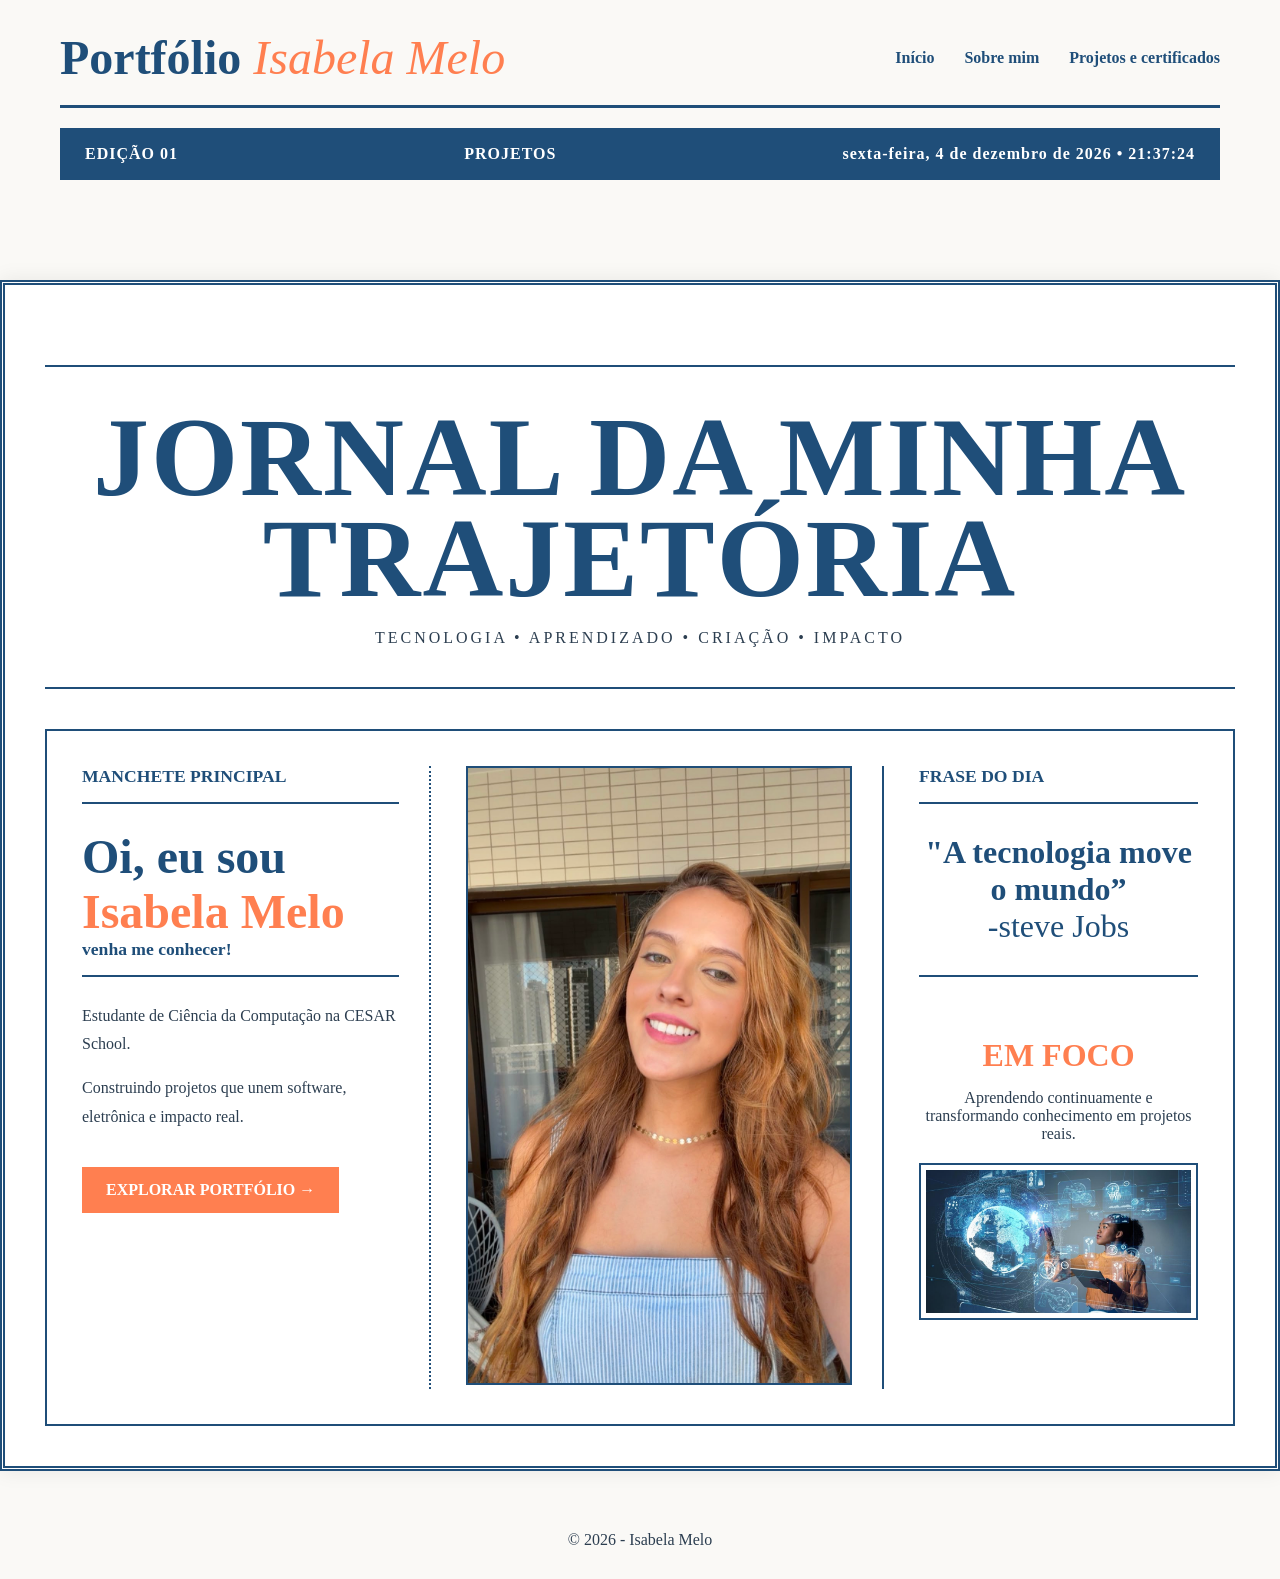
<file: index.html>
<!DOCTYPE html>
<html lang="pt-BR">

<head>
    <meta charset="UTF-8">
    <meta name="viewport" content="width=device-width, initial-scale=1.0">
    <title>Portfólio | Isabela Melo</title>

    <link rel="stylesheet" href="style.css">
</head>

<body>
<header>

    <div class="topo">

        <h1>
            Portfólio
            <span>Isabela Melo</span>
        </h1>

        <nav>
            <a href="index.html">Início</a>
            <a href="sobre.html">Sobre mim</a>
            <a href="projetos.html">Projetos e certificados</a>
            
        </nav>

    </div>

    <div class="linha"></div>

   <div class="edicao">

    <p>EDIÇÃO 01</p>

    <p>PROJETOS</p>

    <span id="relogio"></span>

</div>

</header>

    <main>
        <section class="titulo-principal">

            <h2>
                JORNAL DA MINHA <br>
                TRAJETÓRIA
            </h2>
            <p>
                TECNOLOGIA • APRENDIZADO • CRIAÇÃO • IMPACTO
            </p>

        </section>

        <section class="jornal">
           <!-- COLUNA ESQUERDA -->
            <article class="apresentacao">

                <h3> MANCHETE PRINCIPAL</h3>
                <h2>
                    Oi, eu sou <br>
                    <span>Isabela Melo</span>
                </h2>

                <h3>venha me conhecer!</h3>

                <p>
                    Estudante de Ciência da Computação
                    na CESAR School.
                </p>

                <p>
                    Construindo projetos que unem
                    software, eletrônica e impacto real.
                </p>

                <a href="sobre.html" class="botao">
                    EXPLORAR PORTFÓLIO →
                </a>

            </article>

            <!-- FOTO -->

            <article class="foto">

                <!-- Troque pelo caminho da sua foto -->

                <img src="WhatsApp Image 2026-06-10 at 01.25.39.jpeg"
                    alt="FotodeIsabelaMelo">

            </article>

            <!-- COLUNA DIREITA -->

            <aside class="lateral">

                <section class="frase">

                    <h3>FRASE DO DIA</h3>

                    <blockquote>
                        <b>"A tecnologia move o mundo”</b> <br>
                      -steve Jobs 
                    </blockquote>
                    

                </section>

                <section class="foco">

                    <h3>EM FOCO</h3>

                    <p>
                        Aprendendo continuamente e
                        transformando conhecimento em
                        projetos reais.
                    </p>
                        <img src="Confluentes1.png"
                        alt="Confluentes1.png"
                        class="foto-foco">
                </section>

            </aside>

        </section>

    </main>

    <footer>

        <p>
            © 2026 - Isabela Melo
        </p>

    </footer>

    <script src="script.js"></script>

</body>

</html>
</file>
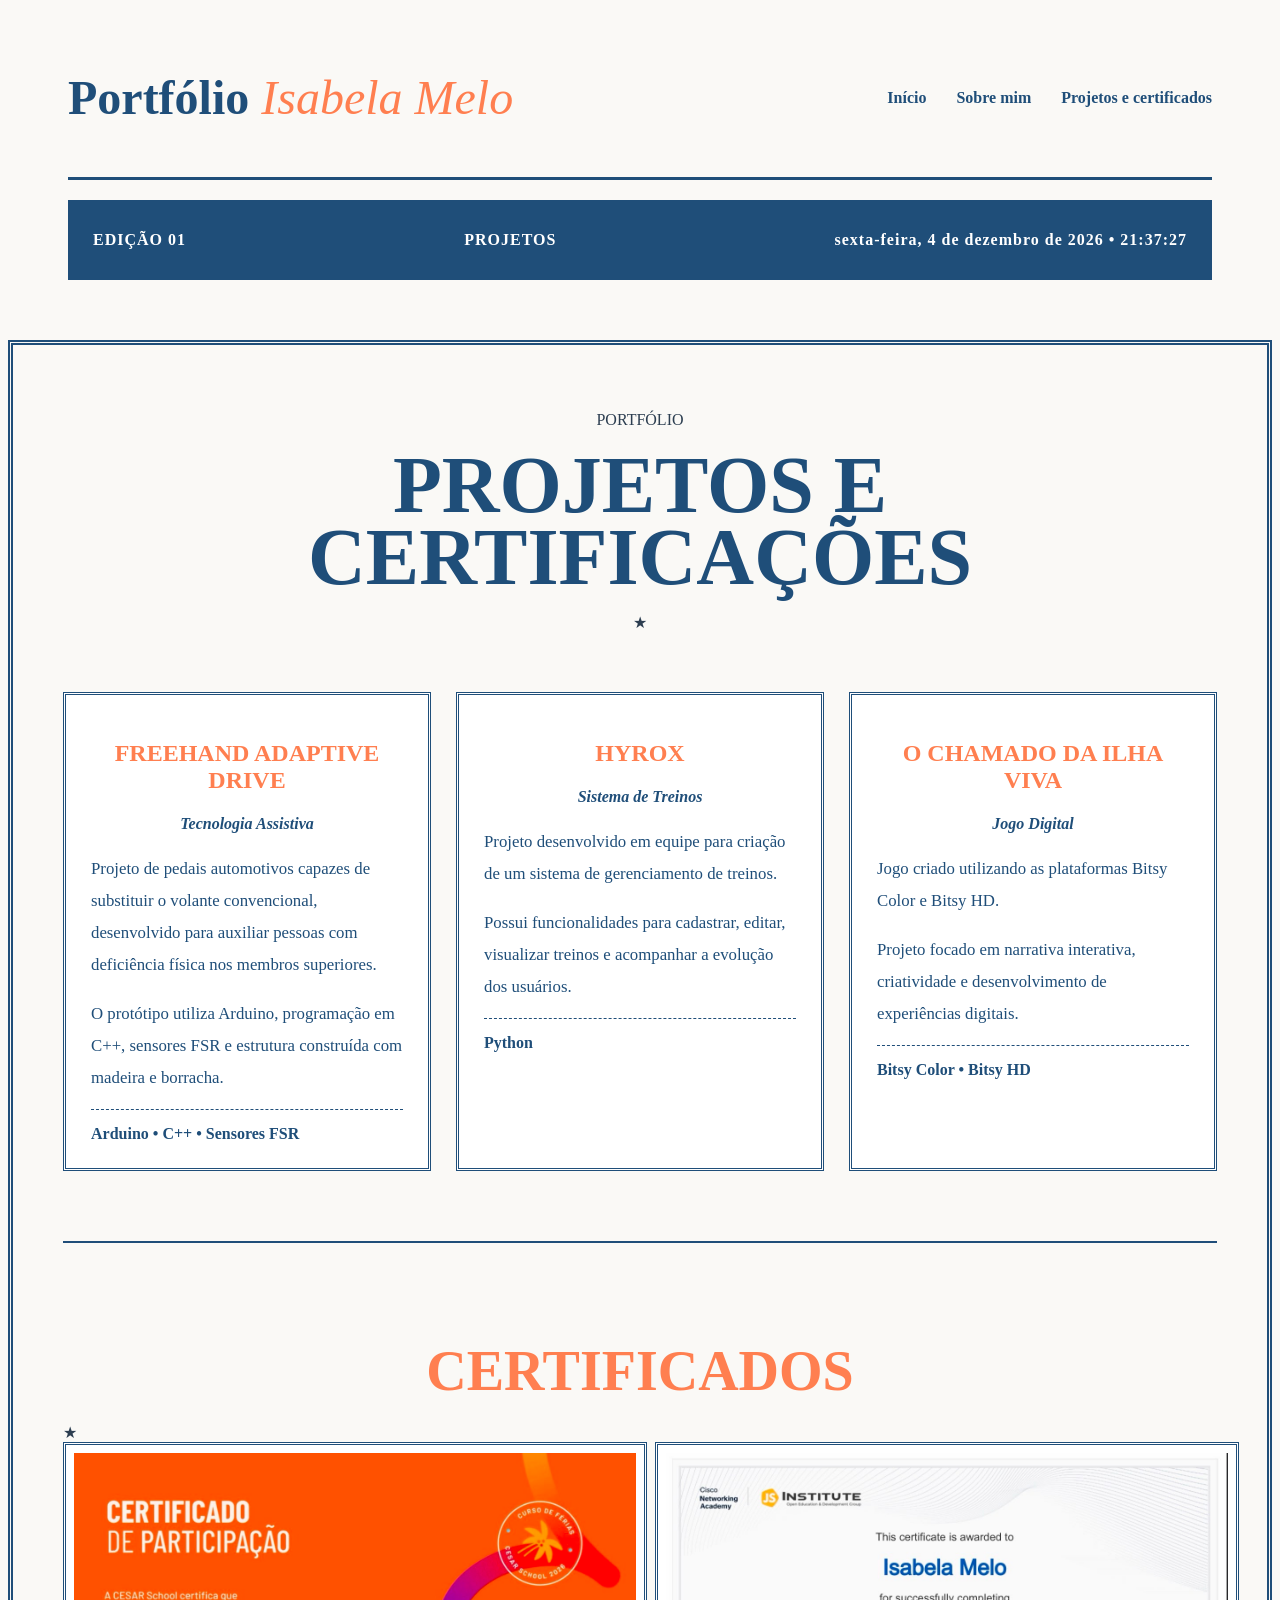
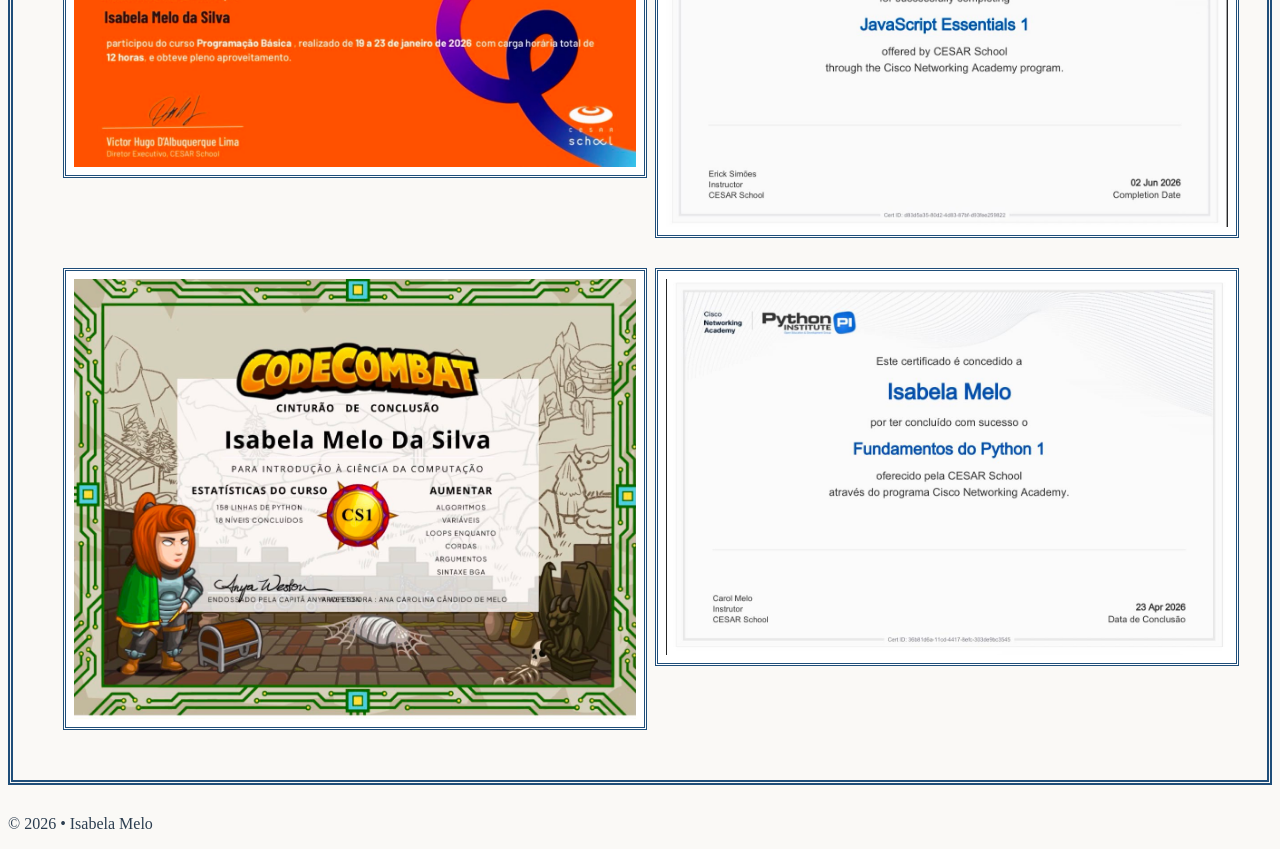
<file: projetos.html>
<!DOCTYPE html>
<html lang="pt-BR">

<head>

    <meta charset="UTF-8">
    <meta name="viewport" content="width=device-width, initial-scale=1.0">

    <title>Projetos | Isabela Melo</title>

    <link rel="stylesheet" href="p&c.css">

</head>

<body>

<header>

    <div class="topo">

        <h1>
            Portfólio
            <span>Isabela Melo</span>
        </h1>

        <nav>
            <a href="index.html">Início</a>
            <a href="sobre.html">Sobre mim</a>
            <a href="projetos.html">Projetos e certificados</a>
            
        </nav>

    </div>

    <div class="linha"></div>

   <div class="edicao">

    <p>EDIÇÃO 01</p>

    <p>PROJETOS</p>

    <span id="relogio"></span>

</div>

</header>

<main class="projetos-page">

    <section class="cabecalho-projetos">

        <p class="secao">PORTFÓLIO</p>

        <h1>
            PROJETOS E<br>
            CERTIFICAÇÕES
        </h1>

        <div class="ornamento">
            <span>★</span>
        </div>

    </section>

    <section class="projetos-grid">

        <article class="projeto-card">

            <h2>FREEHAND ADAPTIVE DRIVE</h2>

            <h4>Tecnologia Assistiva</h4>

            <p>
                Projeto de pedais automotivos capazes de substituir
                o volante convencional, desenvolvido para auxiliar
                pessoas com deficiência física nos membros superiores.
            </p>

            <p>
                O protótipo utiliza Arduino, programação em C++,
                sensores FSR e estrutura construída com madeira
                e borracha.
            </p>

            <div class="tecnologias">
                Arduino • C++ • Sensores FSR
            </div>

        </article>

        <article class="projeto-card">

            <h2>HYROX</h2>

            <h4>Sistema de Treinos</h4>

            <p>
                Projeto desenvolvido em equipe para criação de um
                sistema de gerenciamento de treinos.
            </p>

            <p>
                Possui funcionalidades para cadastrar, editar,
                visualizar treinos e acompanhar a evolução
                dos usuários.
            </p>

            <div class="tecnologias">
                Python
            </div>

        </article>

        <article class="projeto-card">

            <h2>O CHAMADO DA ILHA VIVA</h2>

            <h4>Jogo Digital</h4>

            <p>
                Jogo criado utilizando as plataformas
                Bitsy Color e Bitsy HD.
            </p>

            <p>
                Projeto focado em narrativa interativa,
                criatividade e desenvolvimento de experiências
                digitais.
            </p>

            <div class="tecnologias">
                Bitsy Color • Bitsy HD
            </div>

        </article>

    </section>

    <section class="certificados">

        <h2>CERTIFICADOS</h2>

        <div class="ornamento">
            <span>★</span>
        </div>

        <div class="certificados-grid">

            <img src="cursoferias.jpeg"
                 alt="CodeCombat">

            <img src="JavaScript.jpeg"
                 alt="JavaScript Essentials">

            <img src="codecombat.jpeg"
                 alt="Programação Básica">

            <img src="python.jpeg"
                 alt="Fundamentos do Python">

        </div>

    </section>

</main>

<footer>

    <p>© 2026 • Isabela Melo</p>

</footer>
<script src="script.js"></script>
</body>

</html>
</file>
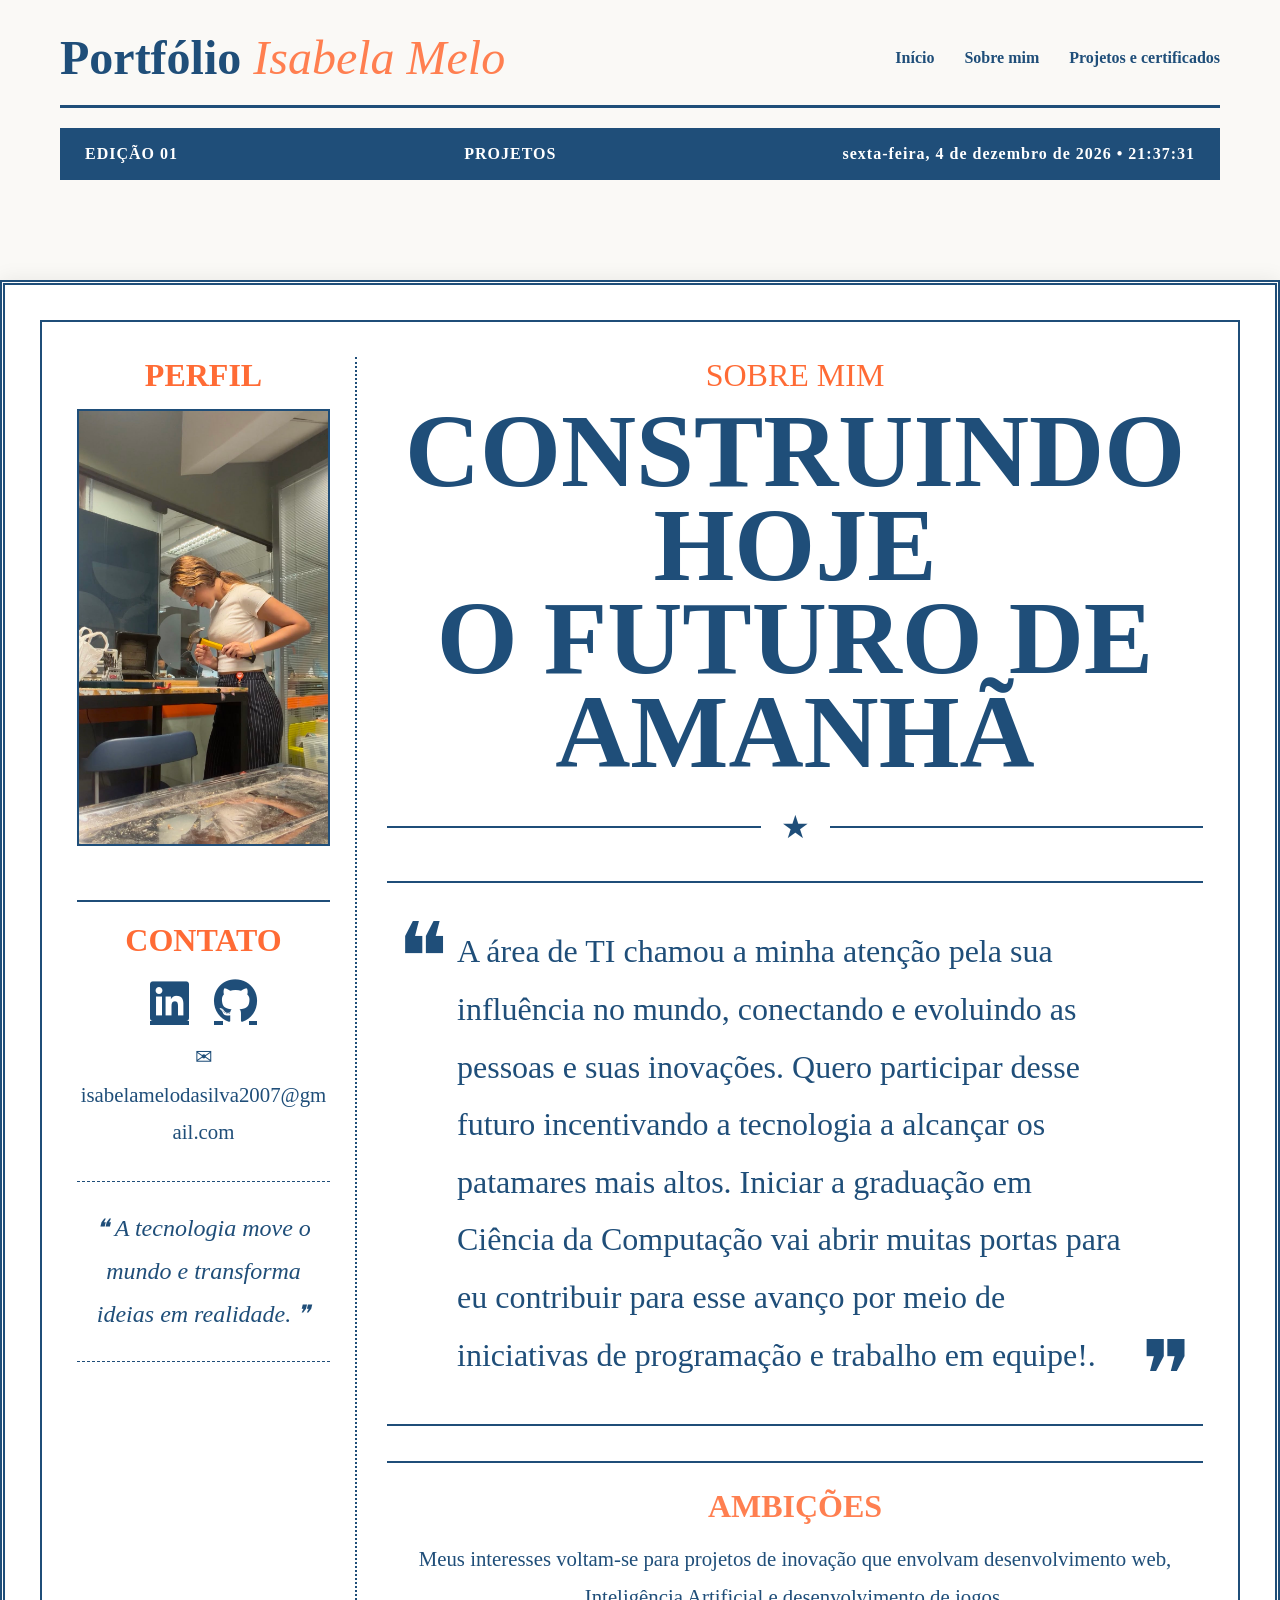
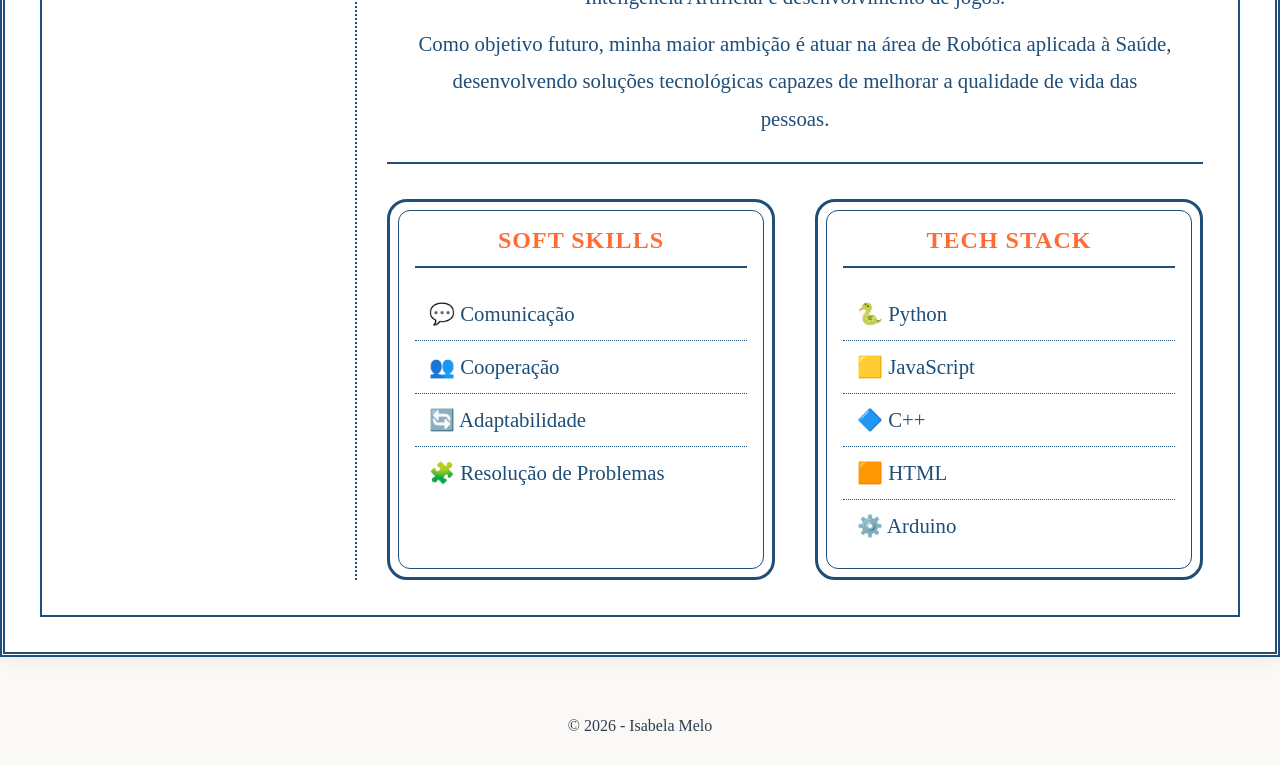
<file: sobre.html>
<!DOCTYPE html>
<html lang="pt-BR">

<head>
    <meta charset="UTF-8">
    <meta name="viewport" content="width=device-width, initial-scale=1.0">
    <title>Sobre Mim | Isabela Melo</title>

    <link rel="stylesheet" href="style.css">
    <link rel="stylesheet" href="sobre.css">

    <link rel="stylesheet"
    href="https://cdnjs.cloudflare.com/ajax/libs/font-awesome/6.5.1/css/all.min.css">
</head>

<body>
<header>

    <div class="topo">

        <h1>
            Portfólio
            <span>Isabela Melo</span>
        </h1>

        <nav>
            <a href="index.html">Início</a>
            <a href="sobre.html">Sobre mim</a>
            <a href="projetos.html">Projetos e certificados</a>
            
        </nav>

    </div>

    <div class="linha"></div>

   <div class="edicao">

    <p>EDIÇÃO 01</p>

    <p>PROJETOS</p>

    <span id="relogio"></span>

</div>

</header>
    <!-- CONTEÚDO -->

    <main class="sobre-page">

        <section class="sobre-container">

            <!-- PERFIL -->

            <aside class="perfil-lateral">

                <h3>PERFIL</h3>

                <img
                    src="martelando.jpeg"
                    alt="Isabela Melo">

               <div class="em-foco">

    <h3>CONTATO</h3>

    <div class="icones-contato">

        <a href="https://www.linkedin.com/in/isabela-melo-da-silva-a0b6713b4"
           target="_blank">
            <i class="fa-brands fa-linkedin"></i>
        </a>

        <a href="https://github.com/isamelodasilva20-a11y"
           target="_blank">
            <i class="fa-brands fa-github"></i>
        </a>

    </div>

    <p class="email-contato">
        ✉ isabelamelodasilva2007@gmail.com
    </p>

</div>

</div>

                <div class="citacao-lateral">

                    <p>
                        ❝ A tecnologia move o mundo e transforma
                        ideias em realidade. ❞
                    </p>

                </div>

            </aside>

            <!-- CONTEÚDO PRINCIPAL -->

            <section class="sobre-conteudo">

                <p class="secao">
                    SOBRE MIM
                </p>

                <h1>
                    CONSTRUINDO HOJE<br>
                    O FUTURO DE AMANHÃ
                </h1>

                <div class="ornamento">
                    <span>★</span>
                </div>

                <blockquote>

                    A área de TI chamou a minha atenção pela sua influência
                    no mundo, conectando e evoluindo as pessoas e suas
                    inovações.

                    Quero participar desse futuro incentivando a tecnologia
                    a alcançar os patamares mais altos.

                    Iniciar a graduação em Ciência da Computação vai abrir
                    muitas portas para eu contribuir para esse avanço por meio de iniciativas de programação e trabalho em equipe!.

                </blockquote>
                <div class="ambicoes">

    <h2>AMBIÇÕES</h2>

    <p>
        Meus interesses voltam-se para projetos de inovação que envolvam
        desenvolvimento web, Inteligência Artificial e desenvolvimento de jogos.
    </p>

    <p>
        Como objetivo futuro, minha maior ambição é atuar na área de
        Robótica aplicada à Saúde, desenvolvendo soluções tecnológicas
        capazes de melhorar a qualidade de vida das pessoas.
    </p>

</div>

                <div class="habilidades-grid">

                    <div class="card-jornal">

                        <h2>SOFT SKILLS</h2>

                        <ul>
                            <li>💬 Comunicação</li>
                            <li>👥 Cooperação</li>
                            <li>🔄 Adaptabilidade</li>
                            <li>🧩 Resolução de Problemas</li>
                        </ul>

                    </div>

                    <div class="card-jornal">

                        <h2>TECH STACK</h2>

                        <ul>
                            <li>🐍 Python</li>
                            <li>🟨 JavaScript</li>
                            <li>🔷 C++</li>
                            <li>🟧 HTML</li>
                            <li>⚙️ Arduino</li>
                        </ul>

                    </div>

                </div>

            </section>

        </section>

    </main>

    <!-- RODAPÉ -->

    <footer>

        <p>
            © 2026 - Isabela Melo
        </p>

    </footer>

    <!-- DATA E HORA -->

    <script>

        function atualizarDataHora() {

            const agora = new Date();

            const opcoes = {
                weekday: "long",
                day: "numeric",
                month: "long",
                year: "numeric",
                hour: "2-digit",
                minute: "2-digit",
                second: "2-digit"
            };

            document.getElementById("data-hora").innerText =
                agora.toLocaleDateString("pt-BR", opcoes);

        }

        atualizarDataHora();

        setInterval(atualizarDataHora, 1000);

    </script>
<script src="script.js"></script>
</body>

</html>
</file>
<file: style.css>
*{
    margin:0;
    padding:0;
    box-sizing:border-box;
}

body{
    background:#FAF9F6;
    color:#2C3E50;
    font-family:Georgia, serif;
}

header{
    padding:30px 60px;
}

.topo{
    display:flex;
    justify-content:space-between;
    align-items:center;
}

.topo h1{
    color:#1F4E79;
    font-size:3rem;
}

.topo span{
    color:#FF7F50;
    font-style:italic;
    font-weight:normal;
}

nav{
    display:flex;
    gap:30px;
}

nav a{
    text-decoration:none;
    color:#1F4E79;
    font-weight:bold;
}

.linha{
    height:3px;
    background:#1F4E79;
    margin:20px 0;
}

.edicao{

    display:flex;

    justify-content:space-between;

    background:#1F4E79;

    color:white;

    padding:15px 25px;

    font-weight:bold;

    letter-spacing:1px;

    border-top:2px solid #1F4E79;
    border-bottom:2px solid #1F4E79;
}
.edicao{

    display:flex;

    justify-content:space-between;

    border-bottom:2px solid #1F4E79;

    padding-bottom:15px;

    margin-bottom:40px;
}

.titulo-principal{
    text-align:center;
    margin:40px 0;
}

.titulo-principal h2{
    font-size:7rem;
    line-height:0.9;
    color:#1F4E79;
    font-weight:bold;
    letter-spacing:2px;
}

.titulo-principal p{
    margin-top:20px;
    letter-spacing:3px;
}
.titulo-principal{

    border-top:2px solid #1F4E79;

    border-bottom:2px solid #1F4E79;

    padding:40px 0;

    margin-bottom:40px;
}

.jornal{
    display:grid;

    grid-template-columns:
    1fr
    1.2fr
    0.8fr;

    gap:40px;

    padding:40px 60px;
}
.jornal{
    display:grid;
    grid-template-columns:1fr 1.2fr 0.8fr;
    gap:35px;
    padding:35px;
    border:2px solid #1F4E79;
}

.apresentacao h3,
.frase h3,

.frase{

    border-bottom:2px solid #1F4E79;

    padding-bottom:30px;

    margin-bottom:30px;
}

.foco h3{
    color:#FF7F50;
    margin-bottom:20px;
}
.foto-foco{

    width:100%;

    margin-top:20px;

    border:2px solid #1F4E79;

    padding:5px;

    background:white;
}
.apresentacao h2{
    font-size:3rem;
    color:#1F4E79;
}
.foco{
    text-align:center;
    margin-top:50px;
}

.foco h3{
    color:#FF7F50;
    font-size:2rem;
    margin-bottom:15px;
}
.apresentacao span{
    color:#FF7F50;
}


.apresentacao h4{
    margin:15px 0 30px;
    font-style:italic;
    font-size:2rem;
}

.apresentacao p{
    margin-bottom:15px;
    line-height:1.8;
}
.apresentacao{
    border-right:2px dotted #1F4E79;
    padding-right:30px;
}

.foto{
    border-right:2px dotted #1F4E79;
    padding-right:30px;
}
.botao{
    display:inline-block;
    margin-top:20px;
    background:#FF7F50;
    color:white;
    text-decoration:none;
    padding:12px 22px;
    border:2px solid #FF7F50;
    border-radius:0;
    font-weight:bold;
}

.foto img{
    width:100%;
    border:2px solid #1F4E79;
}

.frase blockquote{
    font-size:2rem;
    color:#1F4E79;
    text-align:center;
    margin-top:30px;
}
.foto{

    border-right:2px solid #1F4E79;

    padding-right:30px;
}
.foco{
    margin-top:60px;
}

footer{
    text-align:center;
    padding:30px;
}
main{
    max-width:1400px;
    margin:30px auto;
    background:white;
    border:5px double #1F4E79;
    padding:40px;
    box-shadow:0 0 20px rgba(0,0,0,0.08);
}
.apresentacao h3,
.frase h3{
    color:#1F4E79;
    font-size:1.1rem;
    border-bottom:2px solid #1F4E79;
    padding-bottom:15px;
    margin-bottom:25px;
}
</file>
<file: p&c.css>
body{
    background:#FAF9F6;
    color:#2C3E50;
    font-family:Georgia, serif;
}

/* CABEÇALHO */

header{
    padding:30px 60px;
}

.topo{
    display:flex;
    justify-content:space-between;
    align-items:center;
}

.topo h1{
    color:#1F4E79;
    font-size:3rem;
}

.topo span{
    color:#FF7F50;
    font-style:italic;
    font-weight:normal;
}

nav{
    display:flex;
    gap:30px;
}

nav a{
    text-decoration:none;
    color:#1F4E79;
    font-weight:bold;
    transition:.3s;
}

nav a:hover{
    color:#FF7F50;
}

.linha{
    height:3px;
    background:#1F4E79;
    margin:20px 0;
}

.edicao{
    display:flex;
    justify-content:space-between;
    align-items:center;

    background:#1F4E79;

    color:white;

    padding:15px 25px;

    font-weight:bold;

    letter-spacing:1px;
}
.projetos-page{

    max-width:1400px;

    margin:30px auto;

    background:#FAF9F6;

    border:5px double #1F4E79;

    padding:50px;
}

.cabecalho-projetos{
    text-align:center;
    margin-bottom:60px;
}

.cabecalho-projetos h1{

    color:#1F4E79;

    font-size:5rem;

    line-height:0.9;

    text-transform:uppercase;

    margin:20px 0;
}

.projetos-grid{

    display:grid;

    grid-template-columns:
    repeat(3,1fr);

    gap:25px;

    margin-bottom:70px;
}

.projeto-card{

    background:white;

    border:3px double #1F4E79;

    padding:25px;

    min-height:350px;

    transition:.3s;
}

.projeto-card:hover{

    transform:translateY(-6px);

    box-shadow:0 8px 20px rgba(0,0,0,.08);
}

.projeto-card h2{

    color:#FF7F50;

    text-align:center;

    margin-bottom:15px;
}

.projeto-card h4{

    color:#1F4E79;

    text-align:center;

    margin-bottom:20px;

    font-style:italic;
}

.projeto-card p{

    color:#1F4E79;

    line-height:1.9;

    margin-bottom:15px;

    font-size:1.05rem;
}

.tecnologias{

    margin-top:auto;

    border-top:1px dashed #1F4E79;

    padding-top:15px;

    color:#1F4E79;

    font-weight:bold;
}

/* CERTIFICADOS */

.certificados{

    border-top:2px solid #1F4E79;

    padding-top:50px;
}

.certificados h2{

    text-align:center;

    color:#FF7F50;

    font-size:3.5rem;

    margin-bottom:20px;
}

.certificados-grid{

    display:grid;

    grid-template-columns:
    repeat(2,1fr);

    gap:30px;
}

.certificados-grid img{

    width:100%;

    border:3px double #1F4E79;

    padding:8px;

    background:white;

    transition:.3s;
}

.certificados-grid img:hover{

    transform:scale(1.02);
}
</file>
<file: sobre.css>
/* RESET */

*{
    margin:0;
    padding:0;
    box-sizing:border-box;
}

/* PÁGINA */

.sobre-page{
    max-width:1450px;
    margin:30px auto;
    background:#FAF9F6;
    border:4px solid #1F4E79;
    padding:40px;
}

.sobre-container{
    display:grid;
    grid-template-columns:300px 1fr;
    gap:35px;
    border:2px solid #1F4E79;
    padding:30px;
}

/* PERFIL */

.perfil-lateral{
    border-right:2px dotted #1F4E79;
    padding-right:25px;
}

.perfil-lateral h3{
    text-align:center;
    color:#FF6B35;
    font-size:2rem;
    margin-bottom:15px;
}

.perfil-lateral img{
    width:100%;
    border:2px solid #1F4E79;
    margin-bottom:30px;
}

/* EM FOCO */

.em-foco{
    margin-top:20px;
    border-top:2px solid #1F4E79;
    padding-top:20px;
}

.em-foco p{
    color:#1F4E79;
    font-size:1.3rem;
    line-height:1.8;
    margin-bottom:15px;
}

/* CITAÇÃO */

.citacao-lateral{
    margin-top:30px;
    border-top:1px dashed #1F4E79;
    border-bottom:1px dashed #1F4E79;
    padding:25px 10px;
}

.citacao-lateral p{
    color:#1F4E79;
    font-size:1.5rem;
    text-align:center;
    font-style:italic;
    line-height:1.8;
}

/* CONTEÚDO */

.secao{
    text-align:center;
    color:#FF6B35;
    font-size:2rem;
    margin-bottom:10px;
}

/* TÍTULO GIGANTE */

.sobre-conteudo h1{
    text-align:center;
    color:#1F4E79;
    font-size:6.5rem;
    line-height:0.9;
    margin-bottom:30px;
    text-transform:uppercase;
}

/* LINHA COM ESTRELA */

.ornamento{
    display:flex;
    align-items:center;
    margin-bottom:35px;
}

.ornamento::before,
.ornamento::after{
    content:"";
    flex:1;
    height:2px;
    background:#1F4E79;
}

.ornamento span{
    margin:0 20px;
    color:#1F4E79;
    font-size:2rem;
}

/* TEXTO CENTRAL */

blockquote{
    position:relative;
    color:#1F4E79;
    font-size:2rem;
    line-height:1.8;
    padding:40px 70px;
    border-top:2px solid #1F4E79;
    border-bottom:2px solid #1F4E79;
    margin-bottom:35px;
}

blockquote::before{
    content:"❝";
    position:absolute;
    left:10px;
    top:-10px;
    font-size:6rem;
    color:#1F4E79;
}

blockquote::after{
    content:"❞";
    position:absolute;
    right:10px;
    bottom:-40px;
    font-size:6rem;
    color:#1F4E79;
}

/* CARDS */

.habilidades-grid{
    display:grid;
    grid-template-columns:1fr 1fr;
    gap:40px;
}

.card-jornal{

    position:relative;

    border:3px solid #1F4E79;

    border-radius:20px;

    padding:25px;

    background:white;
}

.card-jornal::before{

    content:"";

    position:absolute;

    top:8px;
    left:8px;
    right:8px;
    bottom:8px;

    border:1px solid #1F4E79;

    border-radius:12px;

    pointer-events:none;
}
.card-jornal h2{

    text-align:center;

    color:#FF6B35;

    margin-bottom:20px;

    padding-bottom:12px;

    border-bottom:2px solid #1F4E79;

    letter-spacing:1px;
}

/* LISTAS */

.card-jornal ul{
    list-style:none;
}

.card-jornal li{
    color:#1F4E79;
    font-size:1.4rem;
    padding:15px 5px;
    border-bottom:1px dashed #1F4E79;
}

.card-jornal li:last-child{
    border-bottom:none;
}

/* RESPONSIVO */

@media(max-width:1000px){

    .sobre-container{
        grid-template-columns:1fr;
    }

    .perfil-lateral{
        border-right:none;
        border-bottom:2px solid #1F4E79;
        padding-right:0;
        padding-bottom:25px;
    }

    .habilidades-grid{
        grid-template-columns:1fr;
    }

    .sobre-conteudo h1{
        font-size:3.5rem;
    }

    blockquote{
        font-size:1.2rem;
        padding:25px;
    }
}
.sobre-page{
    max-width:1450px;
    margin:30px auto;
    background:#fff;
    border:5px double #1F4E79;
    padding:35px;
}
.sobre-container{
    display:grid;
    grid-template-columns:280px 1fr;
    gap:30px;

    border:2px solid #1F4E79;
    padding:35px;
}
.card-jornal li{

    list-style:none;

    padding:14px;

    border-bottom:1px dotted #1F4E79;

    font-size:1.3rem;

    color:#1F4E79;

    cursor:pointer;

    transition:all 0.3s ease;
}

.card-jornal li:hover{

    background:#FF7F50;

    color:white;

    border-radius:30px;

    padding-left:25px;

    box-shadow:0 4px 10px rgba(255,127,80,0.3);
}
.icones-contato{
    display:flex;
    justify-content:center;
    gap:25px;
    margin-top:20px;
}

.icones-contato a{
    color:#1F4E79;
    font-size:2.8rem;
    transition:0.3s;
}

.icones-contato a:hover{
    color:#FF7F50;
    transform:scale(1.15);
}

.icones-contato{
    display:flex;
    justify-content:center;
    gap:25px;
    margin-top:20px;
}

.icones-contato a{
    color:#1F4E79;
    font-size:2.8rem;
    transition:0.3s;
}

.icones-contato a:hover{
    color:#FF7F50;
    transform:scale(1.15);
}

.icones-contato i{
    display:block;
}
.email-contato{
    text-align:center;
    color:#1F4E79;
    font-size:0.85rem;
    margin-top:15px;
    line-height:1.5;
    word-break:break-word;
}
.ambicoes{
    margin:35px 0;
    padding:25px 30px;

    border-top:2px solid #1F4E79;
    border-bottom:2px solid #1F4E79;

    text-align:center;
}

.ambicoes h2{
    color:#FF7F50;
    font-size:2rem;
    margin-bottom:15px;
    text-transform:uppercase;
}

.ambicoes p{
    color:#1F4E79;
    font-size:1.3rem;
    line-height:1.8;
    margin-bottom:10px;
}

.ambicoes p:last-child{
    margin-bottom:0;
}
</file>
